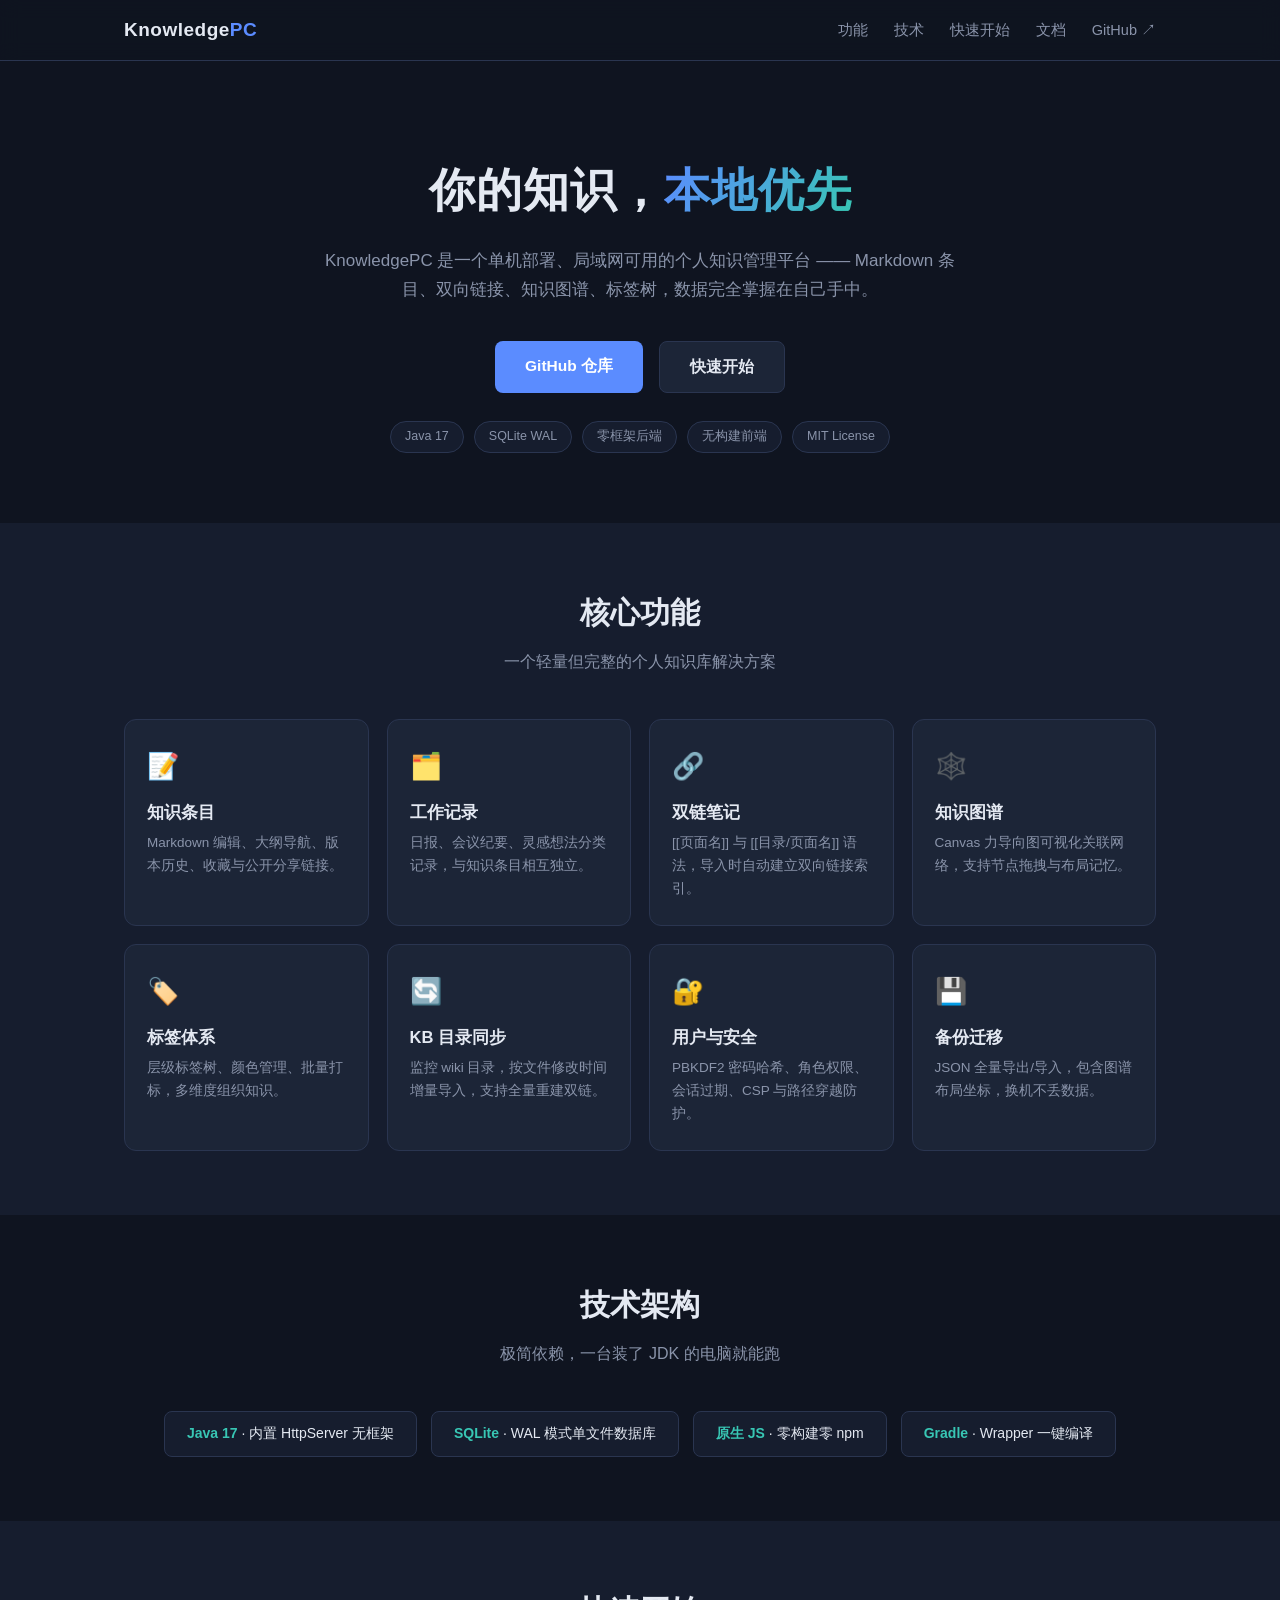
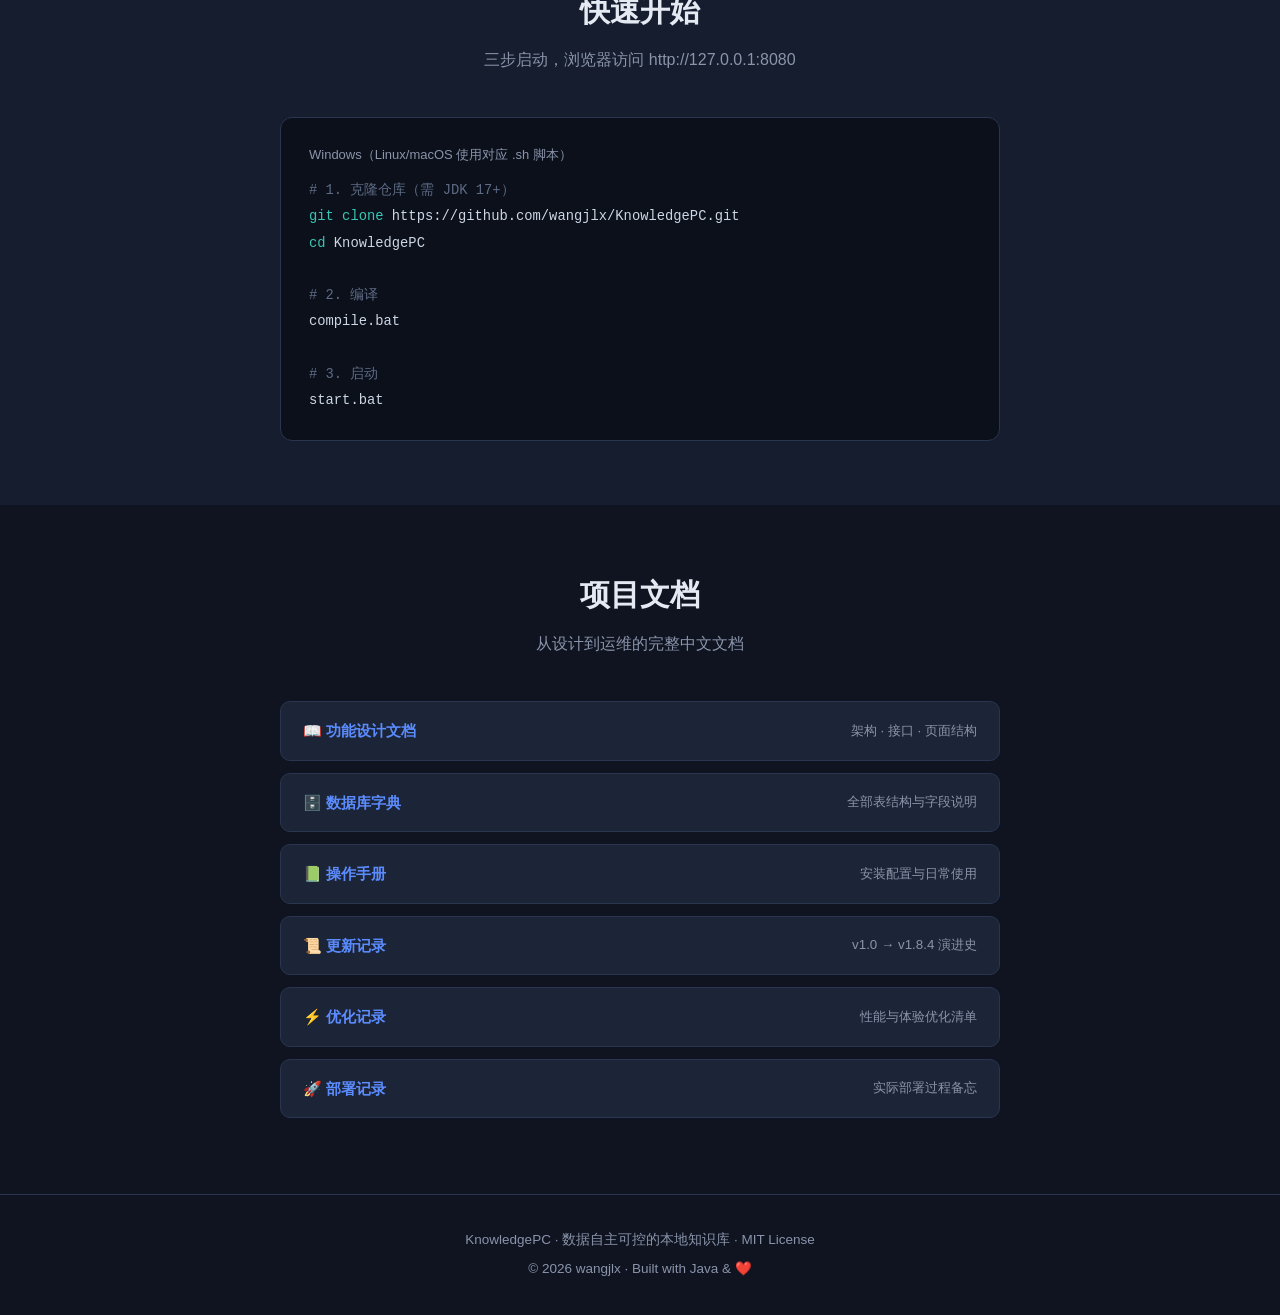
<file: docs/index.html>
<!DOCTYPE html>
<html lang="zh-CN">
<head>
<meta charset="UTF-8">
<meta name="viewport" content="width=device-width, initial-scale=1.0">
<meta name="description" content="KnowledgePC - 本地优先的个人知识管理平台：Markdown 双链、知识图谱、KB 增量导入">
<title>KnowledgePC - 本地优先的个人知识管理平台</title>
<style>
:root {
  --bg: #0f1420;
  --bg2: #161d2e;
  --card: #1c2537;
  --border: #2a3550;
  --text: #e4e9f2;
  --muted: #8a94aa;
  --accent: #5b8cff;
  --accent2: #38c6b4;
}
* { margin: 0; padding: 0; box-sizing: border-box; }
html { scroll-behavior: smooth; }
body {
  font-family: -apple-system, BlinkMacSystemFont, "Segoe UI", "PingFang SC", "Hiragino Sans GB", "Microsoft YaHei", sans-serif;
  background: var(--bg); color: var(--text); line-height: 1.7;
}
a { color: var(--accent); text-decoration: none; }
a:hover { text-decoration: underline; }
.wrap { max-width: 1080px; margin: 0 auto; padding: 0 24px; }

nav {
  position: sticky; top: 0; z-index: 10;
  background: rgba(15,20,32,.85); backdrop-filter: blur(10px);
  border-bottom: 1px solid var(--border);
}
.nav-inner { display: flex; align-items: center; justify-content: space-between; height: 60px; }
.logo { font-size: 19px; font-weight: 700; color: var(--text); letter-spacing: .5px; }
.logo span { color: var(--accent); }
nav .links { display: flex; gap: 26px; font-size: 14.5px; }
nav .links a { color: var(--muted); }
nav .links a:hover { color: var(--text); text-decoration: none; }

.hero { padding: 90px 0 70px; text-align: center; }
.hero h1 { font-size: 46px; font-weight: 800; letter-spacing: 1px; }
.hero h1 em { font-style: normal; background: linear-gradient(120deg, var(--accent), var(--accent2)); -webkit-background-clip: text; background-clip: text; color: transparent; }
.hero p.sub { margin: 18px auto 0; max-width: 640px; color: var(--muted); font-size: 17px; }
.btns { margin-top: 36px; display: flex; gap: 16px; justify-content: center; flex-wrap: wrap; }
.btn { display: inline-block; padding: 12px 30px; border-radius: 8px; font-size: 15.5px; font-weight: 600; transition: transform .15s, opacity .15s; }
.btn:hover { transform: translateY(-2px); text-decoration: none; }
.btn-primary { background: var(--accent); color: #fff; }
.btn-ghost { border: 1px solid var(--border); color: var(--text); background: var(--card); }
.badges { margin-top: 28px; display: flex; gap: 10px; justify-content: center; flex-wrap: wrap; }
.badge { font-size: 12.5px; color: var(--muted); border: 1px solid var(--border); border-radius: 99px; padding: 4px 14px; background: var(--bg2); }

section { padding: 64px 0; }
.section-title { text-align: center; font-size: 30px; font-weight: 700; margin-bottom: 10px; }
.section-desc { text-align: center; color: var(--muted); margin-bottom: 44px; }

.grid { display: grid; grid-template-columns: repeat(auto-fit, minmax(240px, 1fr)); gap: 18px; }
.card {
  background: var(--card); border: 1px solid var(--border); border-radius: 12px;
  padding: 24px 22px; transition: transform .18s, border-color .18s;
}
.card:hover { transform: translateY(-4px); border-color: var(--accent); }
.card .icon { font-size: 26px; }
.card h3 { font-size: 16.5px; margin: 10px 0 6px; }
.card p { font-size: 13.5px; color: var(--muted); }

.tech-strip {
  display: flex; justify-content: center; gap: 14px; flex-wrap: wrap; margin-top: 40px;
}
.tech-item {
  background: var(--bg2); border: 1px solid var(--border); border-radius: 8px;
  padding: 10px 22px; font-size: 14px; color: var(--text);
}
.tech-item b { color: var(--accent2); font-weight: 700; }

.codebox {
  background: #0b101b; border: 1px solid var(--border); border-radius: 12px;
  padding: 26px 28px; max-width: 720px; margin: 0 auto; overflow-x: auto;
}
.codebox .cap { color: var(--muted); font-size: 13px; margin-bottom: 12px; }
.codebox pre { font-family: Consolas, "Courier New", monospace; font-size: 13.8px; line-height: 1.9; color: #cdd6e4; }
.codebox .cm { color: #5d6b85; }
.codebox .hl { color: var(--accent2); }

.docs-list { max-width: 720px; margin: 0 auto; }
.doc-row {
  display: flex; justify-content: space-between; align-items: center;
  background: var(--card); border: 1px solid var(--border); border-radius: 10px;
  padding: 16px 22px; margin-bottom: 12px;
}
.doc-row:hover { border-color: var(--accent); }
.doc-row b { font-size: 15px; }
.doc-row small { color: var(--muted); }

footer { border-top: 1px solid var(--border); padding: 34px 0; text-align: center; color: var(--muted); font-size: 13.5px; }
footer a { color: var(--muted); }

@media (max-width: 640px) {
  .hero h1 { font-size: 32px; }
  nav .links { display: none; }
}
</style>
</head>
<body>

<nav>
  <div class="wrap nav-inner">
    <div class="logo">Knowledge<span>PC</span></div>
    <div class="links">
      <a href="#features">功能</a>
      <a href="#tech">技术</a>
      <a href="#start">快速开始</a>
      <a href="#docs">文档</a>
      <a href="https://github.com/wangjlx/KnowledgePC">GitHub ↗</a>
    </div>
  </div>
</nav>

<header class="hero wrap">
  <h1>你的知识，<em>本地优先</em></h1>
  <p class="sub">KnowledgePC 是一个单机部署、局域网可用的个人知识管理平台 —— Markdown 条目、双向链接、知识图谱、标签树，数据完全掌握在自己手中。</p>
  <div class="btns">
    <a class="btn btn-primary" href="https://github.com/wangjlx/KnowledgePC">GitHub 仓库</a>
    <a class="btn btn-ghost" href="#start">快速开始</a>
  </div>
  <div class="badges">
    <span class="badge">Java 17</span>
    <span class="badge">SQLite WAL</span>
    <span class="badge">零框架后端</span>
    <span class="badge">无构建前端</span>
    <span class="badge">MIT License</span>
  </div>
</header>

<section id="features" style="background:var(--bg2)">
  <div class="wrap">
    <h2 class="section-title">核心功能</h2>
    <p class="section-desc">一个轻量但完整的个人知识库解决方案</p>
    <div class="grid">
      <div class="card"><div class="icon">📝</div><h3>知识条目</h3><p>Markdown 编辑、大纲导航、版本历史、收藏与公开分享链接。</p></div>
      <div class="card"><div class="icon">🗂️</div><h3>工作记录</h3><p>日报、会议纪要、灵感想法分类记录，与知识条目相互独立。</p></div>
      <div class="card"><div class="icon">🔗</div><h3>双链笔记</h3><p>[[页面名]] 与 [[目录/页面名]] 语法，导入时自动建立双向链接索引。</p></div>
      <div class="card"><div class="icon">🕸️</div><h3>知识图谱</h3><p>Canvas 力导向图可视化关联网络，支持节点拖拽与布局记忆。</p></div>
      <div class="card"><div class="icon">🏷️</div><h3>标签体系</h3><p>层级标签树、颜色管理、批量打标，多维度组织知识。</p></div>
      <div class="card"><div class="icon">🔄</div><h3>KB 目录同步</h3><p>监控 wiki 目录，按文件修改时间增量导入，支持全量重建双链。</p></div>
      <div class="card"><div class="icon">🔐</div><h3>用户与安全</h3><p>PBKDF2 密码哈希、角色权限、会话过期、CSP 与路径穿越防护。</p></div>
      <div class="card"><div class="icon">💾</div><h3>备份迁移</h3><p>JSON 全量导出/导入，包含图谱布局坐标，换机不丢数据。</p></div>
    </div>
  </div>
</section>

<section id="tech">
  <div class="wrap">
    <h2 class="section-title">技术架构</h2>
    <p class="section-desc">极简依赖，一台装了 JDK 的电脑就能跑</p>
    <div class="tech-strip">
      <div class="tech-item"><b>Java 17</b> · 内置 HttpServer 无框架</div>
      <div class="tech-item"><b>SQLite</b> · WAL 模式单文件数据库</div>
      <div class="tech-item"><b>原生 JS</b> · 零构建零 npm</div>
      <div class="tech-item"><b>Gradle</b> · Wrapper 一键编译</div>
    </div>
  </div>
</section>

<section id="start" style="background:var(--bg2)">
  <div class="wrap">
    <h2 class="section-title">快速开始</h2>
    <p class="section-desc">三步启动，浏览器访问 http://127.0.0.1:8080</p>
    <div class="codebox">
      <div class="cap">Windows（Linux/macOS 使用对应 .sh 脚本）</div>
<pre><span class="cm"># 1. 克隆仓库（需 JDK 17+）</span>
<span class="hl">git clone</span> https://github.com/wangjlx/KnowledgePC.git
<span class="hl">cd</span> KnowledgePC

<span class="cm"># 2. 编译</span>
compile.bat

<span class="cm"># 3. 启动</span>
start.bat</pre>
    </div>
  </div>
</section>

<section id="docs">
  <div class="wrap">
    <h2 class="section-title">项目文档</h2>
    <p class="section-desc">从设计到运维的完整中文文档</p>
    <div class="docs-list">
      <a class="doc-row" href="./功能设计文档.md"><b>📖 功能设计文档</b><small>架构 · 接口 · 页面结构</small></a>
      <a class="doc-row" href="./数据库字典.md"><b>🗄️ 数据库字典</b><small>全部表结构与字段说明</small></a>
      <a class="doc-row" href="./操作手册.md"><b>📗 操作手册</b><small>安装配置与日常使用</small></a>
      <a class="doc-row" href="./项目更新记录.md"><b>📜 更新记录</b><small>v1.0 → v1.8.4 演进史</small></a>
      <a class="doc-row" href="./优化记录.txt"><b>⚡ 优化记录</b><small>性能与体验优化清单</small></a>
      <a class="doc-row" href="./部署记录.txt"><b>🚀 部署记录</b><small>实际部署过程备忘</small></a>
    </div>
  </div>
</section>

<footer>
  <div class="wrap">
    <p>KnowledgePC · 数据自主可控的本地知识库 · <a href="https://github.com/wangjlx/KnowledgePC/blob/main/LICENSE">MIT License</a></p>
    <p style="margin-top:6px">© 2026 <a href="https://github.com/wangjlx">wangjlx</a> · Built with Java & ❤️</p>
  </div>
</footer>

</body>
</html>
</file>
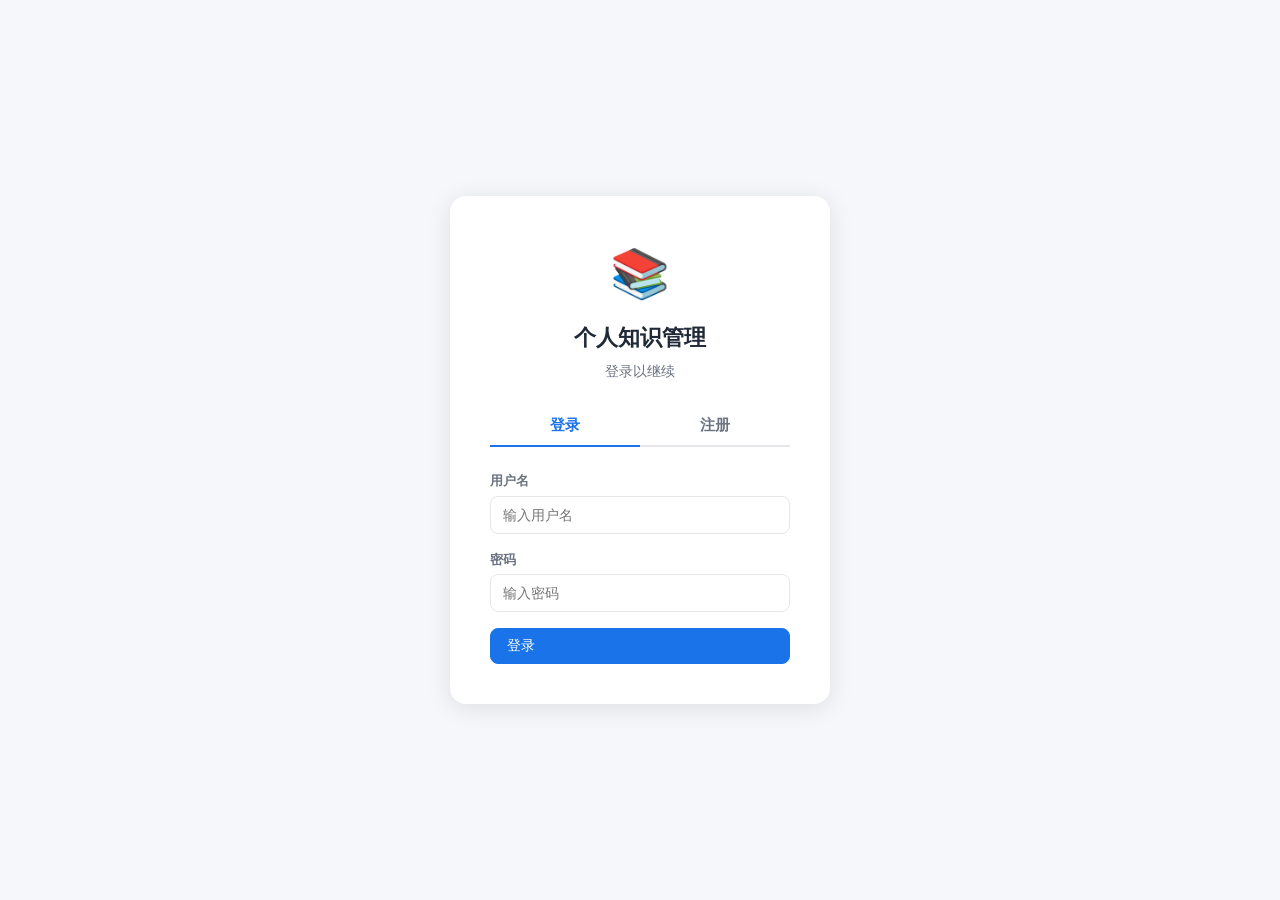
<file: web/index.html>
<!DOCTYPE html>
<html lang="zh-CN">
<head>
<meta charset="UTF-8">
<meta name="viewport" content="width=device-width, initial-scale=1.0">
<meta http-equiv="Content-Security-Policy" content="default-src 'self'; script-src 'self' 'unsafe-inline'; style-src 'self' 'unsafe-inline'; img-src 'self' data: blob:; object-src 'none'; frame-ancestors 'none'; base-uri 'self'">
<meta http-equiv="X-Content-Type-Options" content="nosniff">
<meta name="referrer" content="no-referrer">
<title>知识库</title>
<link rel="stylesheet" href="css/style.css">
</head>
<body>
<div id="app"></div>
<div class="toast" id="toast"></div>
<script src="js/api.js"></script>
<script src="js/app.js"></script>
</body>
</html>
</file>
<file: web/css/style.css>
* { margin: 0; padding: 0; box-sizing: border-box; }
:root {
  --primary: #1a73e8;
  --primary-dark: #1557b0;
  --bg: #f5f7fa;
  --card: #ffffff;
  --text: #1f2937;
  --text-secondary: #6b7280;
  --border: #e5e7eb;
  --success: #059669;
  --warning: #d97706;
  --danger: #dc2626;
  --sidebar: 240px;
  --header: 56px;
}
body {
  font-family: -apple-system, BlinkMacSystemFont, "Segoe UI", Roboto, sans-serif;
  background: var(--bg);
  color: var(--text);
  line-height: 1.6;
  overflow: hidden;
  height: 100vh;
}
a { color: var(--primary); text-decoration: none; }
a:hover { text-decoration: underline; }

/* Layout */
.app-layout { display: flex; height: 100vh; }
.sidebar {
  width: var(--sidebar);
  background: var(--card);
  border-right: 1px solid var(--border);
  display: flex;
  flex-direction: column;
  flex-shrink: 0;
}
.sidebar-header {
  height: var(--header);
  display: flex;
  align-items: center;
  padding: 0 16px;
  border-bottom: 1px solid var(--border);
  font-size: 18px;
  font-weight: 700;
  color: var(--primary);
}
.sidebar-nav { flex: 1; overflow-y: auto; padding: 8px; }
.nav-item {
  display: flex;
  align-items: center;
  padding: 10px 12px;
  border-radius: 8px;
  cursor: pointer;
  color: var(--text-secondary);
  font-size: 14px;
  margin-bottom: 2px;
  transition: all 0.15s;
}
.nav-item:hover { background: var(--bg); color: var(--text); }
.nav-item.active { background: #e8f0fe; color: var(--primary); font-weight: 600; }
.nav-item .icon { margin-right: 10px; font-size: 18px; width: 22px; text-align: center; }
.nav-item .badge {
  margin-left: auto;
  background: var(--primary);
  color: white;
  font-size: 11px;
  padding: 1px 7px;
  border-radius: 10px;
  font-weight: 600;
}
.sidebar-footer {
  padding: 12px 16px;
  border-top: 1px solid var(--border);
  font-size: 12px;
  color: var(--text-secondary);
}

.main-content {
  flex: 1;
  display: flex;
  flex-direction: column;
  overflow: hidden;
}
.page-header {
  height: var(--header);
  display: flex;
  align-items: center;
  padding: 0 24px;
  background: var(--card);
  border-bottom: 1px solid var(--border);
  flex-shrink: 0;
}
.page-header h2 { font-size: 18px; font-weight: 600; }
.page-header .actions { margin-left: auto; display: flex; gap: 8px; }
.page-body { flex: 1; overflow-y: auto; padding: 24px; }

/* Buttons */
.btn {
  display: inline-flex;
  align-items: center;
  gap: 6px;
  padding: 8px 16px;
  border-radius: 8px;
  border: 1px solid var(--border);
  background: var(--card);
  color: var(--text);
  font-size: 14px;
  cursor: pointer;
  transition: all 0.15s;
  white-space: nowrap;
}
.btn:hover { background: var(--bg); border-color: #d1d5db; }
.btn-primary { background: var(--primary); color: white; border-color: var(--primary); }
.btn-primary:hover { background: var(--primary-dark); }
.btn-success { background: var(--success); color: white; border-color: var(--success); }
.btn-danger { background: var(--danger); color: white; border-color: var(--danger); }
.btn-sm { padding: 5px 10px; font-size: 12px; }
.btn-icon { padding: 8px; min-width: 36px; justify-content: center; }

/* Cards */
.card {
  background: var(--card);
  border-radius: 12px;
  border: 1px solid var(--border);
  padding: 20px;
  margin-bottom: 16px;
}
.card-header {
  display: flex;
  align-items: center;
  justify-content: space-between;
  margin-bottom: 12px;
}
.card-header h3 { font-size: 16px; font-weight: 600; }

/* Stats Grid */
.stats-grid { display: grid; grid-template-columns: repeat(auto-fill, minmax(180px, 1fr)); gap: 16px; margin-bottom: 24px; }
.stat-card {
  background: var(--card);
  border-radius: 12px;
  border: 1px solid var(--border);
  padding: 20px;
  text-align: center;
}
.stat-card .stat-value { font-size: 32px; font-weight: 700; color: var(--primary); }
.stat-card .stat-label { font-size: 13px; color: var(--text-secondary); margin-top: 4px; }

/* Search Bar */
.search-bar {
  display: flex;
  gap: 12px;
  margin-bottom: 16px;
  align-items: center;
}
.search-bar input[type="text"] {
  flex: 1;
  padding: 10px 16px;
  border: 1px solid var(--border);
  border-radius: 8px;
  font-size: 14px;
  outline: none;
  transition: border 0.15s;
}
.search-bar input[type="text"]:focus { border-color: var(--primary); }
.search-bar select, .filter-select {
  padding: 10px 12px;
  border: 1px solid var(--border);
  border-radius: 8px;
  font-size: 14px;
  background: var(--card);
  outline: none;
}
.filter-group { display: flex; gap: 8px; flex-wrap: wrap; margin-bottom: 16px; }

/* Entry List */
.entry-list { display: flex; flex-direction: column; gap: 8px; }
.entry-item {
  background: var(--card);
  border: 1px solid var(--border);
  border-radius: 10px;
  padding: 16px 20px;
  cursor: pointer;
  transition: all 0.15s;
}
.entry-item:hover { border-color: var(--primary); box-shadow: 0 2px 8px rgba(26,115,232,0.1); }
.entry-item .entry-title { font-size: 16px; font-weight: 600; margin-bottom: 4px; }
.tag-toggle {
  width: 22px;
  height: 22px;
  flex-shrink: 0;
  display: inline-flex;
  align-items: center;
  justify-content: center;
  border: 1px solid var(--border);
  border-radius: 4px;
  background: transparent;
  color: var(--text-secondary);
  cursor: pointer;
  font-size: 12px;
  line-height: 1;
  padding: 0;
  transition: all 0.15s;
}
.tag-toggle:hover { border-color: var(--primary); color: var(--primary); background: rgba(26,115,232,0.08); }
.entry-item .entry-summary { font-size: 13px; color: var(--text-secondary); display: -webkit-box; -webkit-line-clamp: 2; -webkit-box-orient: vertical; overflow: hidden; }
.entry-item .entry-meta {
  display: flex;
  gap: 12px;
  margin-top: 8px;
  font-size: 12px;
  color: var(--text-secondary);
  align-items: center;
  flex-wrap: wrap;
}
.entry-type-badge {
  display: inline-block;
  padding: 2px 8px;
  border-radius: 4px;
  font-size: 11px;
  font-weight: 600;
}
.entry-type-badge.note { background: #e8f0fe; color: var(--primary); }
.entry-type-badge.skill { background: #fef3c7; color: #92400e; }
.entry-type-badge.task { background: #d1fae5; color: #065f46; }
.entry-type-badge.idea { background: #ede9fe; color: #5b21b6; }
.entry-type-badge.article { background: #fce7f3; color: #9d174d; }
.tag-item {
  display: inline-block;
  padding: 2px 8px;
  border-radius: 4px;
  font-size: 11px;
  background: #f3f4f6;
  color: var(--text-secondary);
}

/* Detail View */
.detail-view { max-width: 1000px; margin: 0 auto; }
.detail-view .detail-title { font-size: 24px; font-weight: 700; margin-bottom: 8px; }
.detail-view .detail-meta { display: flex; gap: 16px; font-size: 13px; color: var(--text-secondary); margin-bottom: 20px; flex-wrap: wrap; }
.detail-view .detail-content {
  background: var(--card);
  border: 1px solid var(--border);
  border-radius: 12px;
  padding: 24px;
  line-height: 1.8;
  overflow-x: auto;
}
.detail-content h1 { font-size: 22px; margin: 20px 0 12px; }
.detail-content h2 { font-size: 18px; margin: 16px 0 10px; }
.detail-content h3 { font-size: 16px; margin: 12px 0 8px; }
.detail-content p { margin: 8px 0; }
.detail-content ul, .detail-content ol { margin: 8px 0; padding-left: 24px; }
.detail-content code {
  background: #f3f4f6;
  padding: 2px 6px;
  border-radius: 4px;
  font-size: 13px;
  font-family: "SF Mono", Monaco, monospace;
}
.detail-content pre {
  background: #1f2937;
  color: #f3f4f6;
  padding: 16px;
  border-radius: 8px;
  overflow-x: auto;
  margin: 12px 0;
}
.detail-content pre code { background: none; color: inherit; padding: 0; }
.detail-content blockquote {
  border-left: 4px solid var(--primary);
  padding-left: 16px;
  margin: 12px 0;
  color: var(--text-secondary);
}

/* Links Section */
.links-section { margin-top: 24px; }
.links-section h4 { font-size: 14px; font-weight: 600; margin-bottom: 8px; color: var(--text-secondary); }
.links-list { display: flex; flex-wrap: wrap; gap: 6px; }
.link-chip {
  display: inline-flex;
  align-items: center;
  gap: 4px;
  padding: 6px 12px;
  background: #e8f0fe;
  border-radius: 20px;
  font-size: 13px;
  color: var(--primary);
  cursor: pointer;
  transition: all 0.15s;
}
.link-chip:hover { background: #d2e3fc; }
.link-chip .link-type {
  font-size: 10px;
  background: var(--primary);
  color: white;
  padding: 1px 5px;
  border-radius: 4px;
  margin-left: 4px;
}

/* Form */
.form-group { margin-bottom: 16px; }
.form-group label { display: block; font-size: 13px; font-weight: 600; color: var(--text-secondary); margin-bottom: 4px; }
.form-group input, .form-group textarea, .form-group select {
  width: 100%;
  padding: 10px 12px;
  border: 1px solid var(--border);
  border-radius: 8px;
  font-size: 14px;
  outline: none;
  font-family: inherit;
  transition: border 0.15s;
}
.form-group input:focus, .form-group textarea:focus, .form-group select:focus { border-color: var(--primary); }
.form-group textarea { min-height: 120px; resize: vertical; }

/* Tag Input */
.tag-input-container {
  border: 1px solid var(--border);
  border-radius: 8px;
  padding: 8px;
  min-height: 42px;
  display: flex;
  flex-wrap: wrap;
  gap: 4px;
  align-items: center;
  cursor: text;
}
.tag-input-container .tag-chip {
  display: inline-flex;
  align-items: center;
  gap: 4px;
  padding: 4px 8px;
  background: #e8f0fe;
  border-radius: 4px;
  font-size: 12px;
  color: var(--primary);
}
.tag-input-container .tag-chip .tag-remove {
  cursor: pointer;
  font-size: 14px;
  opacity: 0.6;
}
.tag-input-container .tag-chip .tag-remove:hover { opacity: 1; }
.tag-input-container input {
  border: none;
  outline: none;
  font-size: 13px;
  flex: 1;
  min-width: 80px;
  padding: 4px;
}

/* Versions Timeline */
.version-timeline { position: relative; padding-left: 24px; }
.version-timeline::before {
  content: '';
  position: absolute;
  left: 8px;
  top: 0;
  bottom: 0;
  width: 2px;
  background: var(--border);
}
.version-item {
  position: relative;
  margin-bottom: 16px;
  padding: 12px;
  background: var(--card);
  border: 1px solid var(--border);
  border-radius: 8px;
}
.version-item::before {
  content: '';
  position: absolute;
  left: -20px;
  top: 16px;
  width: 10px;
  height: 10px;
  border-radius: 50%;
  background: var(--primary);
  border: 2px solid white;
}

/* Graph */
.graph-container { width: 100%; height: calc(100vh - var(--header) - 48px); background: var(--card); border-radius: 12px; border: 1px solid var(--border); overflow: hidden; position: relative; }
.graph-container canvas { display: block; }
.graph-legend {
  position: absolute;
  bottom: 16px;
  left: 16px;
  background: var(--card);
  border: 1px solid var(--border);
  border-radius: 8px;
  padding: 12px;
  font-size: 12px;
  max-width: 158px; /* 收窄：提示文字按行换行，不再撑宽图例 */
  line-height: 1.5;
}
.graph-legend .legend-item { display: flex; align-items: center; gap: 6px; margin-bottom: 4px; }
.graph-legend .legend-dot { width: 10px; height: 10px; border-radius: 50%; flex-shrink: 0; }
.graph-legend .graph-hint {
  margin-top: 8px;
  border-top: 1px solid var(--border);
  padding-top: 8px;
  font-size: 11px;
  line-height: 1.8;
  white-space: nowrap; /* 配合 <br> 手动分行，避免中文在行内随机折行 */
  color: var(--text-secondary, #6b7280);
}
.graph-zoom {
  position: absolute;
  bottom: 16px;
  right: 16px;
  display: flex;
  align-items: center;
  gap: 2px;
  background: var(--card);
  border: 1px solid var(--border);
  border-radius: 8px;
  padding: 4px 6px;
  z-index: 5;
}
.graph-zoom .zoom-btn {
  width: 26px;
  height: 26px;
  border: none;
  background: transparent;
  border-radius: 6px;
  cursor: pointer;
  font-size: 15px;
  line-height: 1;
  color: var(--text-secondary, #4b5563);
  display: flex;
  align-items: center;
  justify-content: center;
}
.graph-zoom .zoom-btn:hover { background: rgba(0, 0, 0, 0.06); }
.graph-zoom .zoom-label {
  min-width: 44px;
  text-align: center;
  font-size: 12px;
  color: var(--text-secondary, #4b5563);
  user-select: none;
}

/* Modal */
.modal-overlay {
  position: fixed;
  top: 0; left: 0; right: 0; bottom: 0;
  background: rgba(0,0,0,0.4);
  display: none;
  align-items: center;
  justify-content: center;
  z-index: 1000;
}
.modal-overlay.show { display: flex; }
.modal {
  background: var(--card);
  border-radius: 16px;
  padding: 24px;
  width: 90%;
  max-width: 600px;
  max-height: 85vh;
  overflow-y: auto;
  box-shadow: 0 20px 60px rgba(0,0,0,0.3);
}
.modal h3 { font-size: 18px; margin-bottom: 16px; }
.modal .actions { display: flex; gap: 8px; justify-content: flex-end; margin-top: 16px; }


.share-dialog {
  text-align: center;
}

.share-dialog h3 {
  margin-bottom: 20px;
  color: var(--text);
}

.share-url-box {
  display: flex;
  gap: 8px;
  margin-bottom: 20px;
}

.share-url-input {
  flex: 1;
  padding: 10px 14px;
  border: 1px solid var(--border);
  border-radius: 8px;
  font-size: 13px;
  background: var(--bg);
  color: var(--text);
}

.btn-copy {
  padding: 10px 16px;
  background: var(--primary);
  color: white;
  border: none;
  border-radius: 8px;
  cursor: pointer;
  font-size: 13px;
  white-space: nowrap;
}

.btn-copy:hover { opacity: 0.9; }

.share-actions {
  display: flex;
  gap: 10px;
  justify-content: center;
}

.btn-disable {
  padding: 8px 16px;
  background: #ef4444;
  color: white;
  border: none;
  border-radius: 8px;
  cursor: pointer;
  font-size: 13px;
}

.btn-disable:hover { background: #dc2626; }

.btn-close {
  padding: 8px 16px;
  background: var(--bg);
  color: var(--text);
  border: 1px solid var(--border);
  border-radius: 8px;
  cursor: pointer;
  font-size: 13px;
}

.btn-close:hover { background: var(--border); }

/* Toast */

.toast {
  position: fixed;
  bottom: 24px;
  left: 50%;
  transform: translateX(-50%);
  background: #1f2937;
  color: white;
  padding: 12px 24px;
  border-radius: 8px;
  font-size: 14px;
  z-index: 2000;
  opacity: 0;
  transition: opacity 0.3s;
  pointer-events: none;
}
.toast.show { opacity: 1; }

/* Empty State */
.empty-state { text-align: center; padding: 60px 20px; color: var(--text-secondary); }
.empty-state .empty-icon { font-size: 48px; margin-bottom: 12px; }
.empty-state h3 { font-size: 18px; margin-bottom: 8px; color: var(--text); }
.empty-state p { font-size: 14px; }

/* Loading */
.loading { text-align: center; padding: 40px; color: var(--text-secondary); }

/* Login Page */
.login-page {
  display: flex;
  align-items: center;
  justify-content: center;
  height: 100vh;
  background: var(--bg);
}
.login-card {
  background: var(--card);
  border-radius: 16px;
  padding: 40px;
  width: 90%;
  max-width: 380px;
  box-shadow: 0 4px 24px rgba(0,0,0,0.1);
}
.login-header { text-align: center; margin-bottom: 24px; }
.login-header .login-logo { font-size: 48px; margin-bottom: 8px; }
.login-header h2 { font-size: 22px; font-weight: 700; }
.login-tabs {
  display: flex;
  border-bottom: 2px solid var(--border);
  margin-bottom: 24px;
}
.login-tab {
  flex: 1;
  padding: 10px;
  border: none;
  background: none;
  font-size: 15px;
  font-weight: 600;
  cursor: pointer;
  color: var(--text-secondary);
  border-bottom: 2px solid transparent;
  margin-bottom: -2px;
  transition: all 0.15s;
}
.login-tab.active { color: var(--primary); border-bottom-color: var(--primary); }
.login-tab:hover { color: var(--text); }

/* User Info Bar */
.user-info-bar {
  display: flex;
  gap: 16px;
  margin-bottom: 16px;
  padding: 12px 16px;
  background: var(--card);
  border: 1px solid var(--border);
  border-radius: 12px;
  font-size: 14px;
  color: var(--text-secondary);
}

/* Editor - embedded inside page body */
.editor-fullscreen {
  display: flex; flex-direction: column; height: 100%;
}
.editor-header {
  display: flex; align-items: center; gap: 12px; padding-bottom: 12px;
  border-bottom: 1px solid var(--border); flex-shrink: 0;
}
.editor-header h3 { flex: 1; font-size: 16px; font-weight: 600; margin: 0; }
.editor-body { flex: 1; overflow-y: auto; padding-top: 16px; max-width: 1000px; margin: 0 auto; width: 100%; box-sizing: border-box; }
.editor-form-row {
  display: flex; margin-bottom: 14px; align-items: flex-start;
}
.editor-form-row > label {
  width: 100px; flex-shrink: 0; text-align: right; padding-right: 16px;
  padding-top: 8px; font-weight: 500; font-size: 14px; color: var(--text);
}
.editor-form-row .editor-form-input {
  flex: 1;
}
.editor-textarea-group { display: flex; flex-direction: column; min-height: 0; }
.editor-textarea-group textarea {
  min-height: 500px; font-family: monospace; resize: vertical;
  width: 100%; box-sizing: border-box;
}
.editor-form-row-multi {
  display: flex; gap: 16px; margin-bottom: 14px; align-items: flex-start; width: 100%;
}
.editor-form-row-multi .editor-form-field { flex: 1; display: flex; flex-direction: column; min-width: 0; }
.editor-form-row-multi .editor-form-field-row {
  flex: 1; display: flex; align-items: flex-start; min-width: 0;
}
.editor-form-row-multi .editor-form-field-row > label {
  width: 100px; flex-shrink: 0; text-align: right; padding-right: 16px;
  padding-top: 8px; font-weight: 500; font-size: 14px; color: var(--text);
}
.editor-form-row-multi .editor-form-field-row .editor-form-input { flex: 1; }
.editor-form-row-multi .editor-form-field label {
  font-weight: 500; font-size: 14px; color: var(--text); margin-bottom: 4px;
}
.editor-form-row-multi select,
.editor-form-row-multi input,
.editor-form-row-multi .tag-input-container {
  width: 100%; box-sizing: border-box;
}
.editor-fullscreen .detail-actions { justify-content: flex-end; }

@media (max-width: 600px) {
  .editor-form-row { flex-direction: column; }
  .editor-form-row > label { width: auto; text-align: left; padding-bottom: 4px; }
  .editor-form-row-multi { flex-direction: column; gap: 10px; }
}
.detail-actions {
  display: flex;
  gap: 8px;
  margin-bottom: 20px;
  flex-wrap: wrap;
}
.detail-actions .export-select { font-size: 12px; padding: 4px 8px; appearance: auto; -webkit-appearance: auto; background: var(--card); border: 1px solid var(--border); border-radius: 6px; color: var(--text); cursor: pointer; }
.detail-actions .export-select option { font-size: 13px; }

/* Detail: body with outline */
.detail-body-with-outline {
  display: flex;
  gap: 16px;
  position: relative;
}
.outline-sidebar {
  width: 200px;
  flex-shrink: 0;
  background: var(--card);
  border: 1px solid var(--border);
  border-radius: 12px;
  padding: 12px;
  position: sticky;
  top: 8px;
  align-self: flex-start;
  max-height: calc(100vh - 200px);
  overflow-y: auto;
}
.outline-show-btn {
  position: absolute;
  left: 0;
  top: 8px;
  z-index: 10;
  width: 28px;
  height: 48px;
  border: 1px solid var(--border);
  border-radius: 0 6px 6px 0;
  border-left: none;
  background: var(--card);
  cursor: pointer;
  display: flex;
  align-items: center;
  justify-content: center;
  font-size: 14px;
  box-shadow: 2px 2px 6px rgba(0,0,0,0.08);
  transition: all 0.15s;
}
.outline-show-btn:hover { background: var(--bg); }
.outline-sidebar .outline-header {
  display: flex;
  align-items: flex-start;
  justify-content: space-between;
}
.outline-close {
  border: none;
  background: none;
  cursor: pointer;
  font-size: 14px;
  color: var(--text-secondary);
  padding: 2px 6px;
  border-radius: 4px;
  line-height: 1;
}
.outline-close:hover { background: var(--bg); }

/* Batch Mode */
.batch-checkbox {
  width: 18px;
  height: 18px;
  cursor: pointer;
  flex-shrink: 0;
  margin-right: 8px;
  accent-color: var(--primary);
}
.entry-item.batch-mode { cursor: default; }
.entry-item.batch-mode:hover { border-color: var(--border); box-shadow: none; }

/* Attachment List */
.attach-list { display: flex; flex-direction: column; gap: 6px; }
.attach-item {
  display: flex;
  align-items: center;
  gap: 8px;
  padding: 8px 12px;
  background: var(--bg);
  border-radius: 8px;
  font-size: 13px;
}
.attach-item .attach-name { flex: 1; color: var(--primary); }
.attach-item .attach-size { color: var(--text-secondary); font-size: 12px; }

/* Detail Section (attachment placement) */
.detail-section { margin-bottom: 16px; }

/* Operation Logs */
.oplog-list { display: flex; flex-direction: column; gap: 6px; }
.oplog-item {
  display: flex;
  align-items: center;
  gap: 12px;
  padding: 8px 12px;
  background: var(--bg);
  border-radius: 8px;
  font-size: 13px;
}
.oplog-item .oplog-action {
  font-weight: 600;
  padding: 2px 8px;
  border-radius: 4px;
  font-size: 12px;
}
.oplog-item .oplog-action.export { background: #e8f0fe; color: var(--primary); }
.oplog-item .oplog-action.import { background: #d1fae5; color: #065f46; }
.oplog-item .oplog-user { color: var(--text); min-width: 60px; }
.oplog-item .oplog-source { color: var(--text-secondary); font-size: 12px; min-width: 70px; }
.oplog-item .oplog-time { margin-left: auto; color: var(--text-secondary); font-size: 12px; }

/* Outline / TOC (sidebar) */
.outline-sidebar .outline-title {
  font-size: 13px;
  font-weight: 600;
  color: var(--text-secondary);
}
.outline-sidebar ul {
  list-style: none;
  padding: 0;
  margin: 0;
}
.outline-sidebar li {
  font-size: 13px;
  line-height: 1.8;
}
.outline-sidebar li a {
  color: var(--primary);
  text-decoration: none;
  display: block;
  padding: 2px 4px;
  border-radius: 4px;
  transition: background 0.1s;
}
.outline-sidebar li a:hover {
  background: #e8f0fe;
  text-decoration: none;
}

.export-dropdown { position: relative; display: inline-block; }
.export-menu {
  position: absolute; top: 100%; right: 0; z-index: 100; min-width: 100px;
  background: var(--card); border: 1px solid var(--border); border-radius: 8px;
  box-shadow: 0 4px 12px rgba(0,0,0,0.1); padding: 4px 0; margin-top: 4px;
}
.export-menu a {
  display: block; padding: 8px 16px; font-size: 13px; color: var(--text);
  text-decoration: none; cursor: pointer; white-space: nowrap;
}
.export-menu a:hover { background: #f3f4f6; }
.export-menu a:first-child { border-radius: 8px 8px 0 0; }
.export-menu a:last-child { border-radius: 0 0 8px 8px; }
</file>
